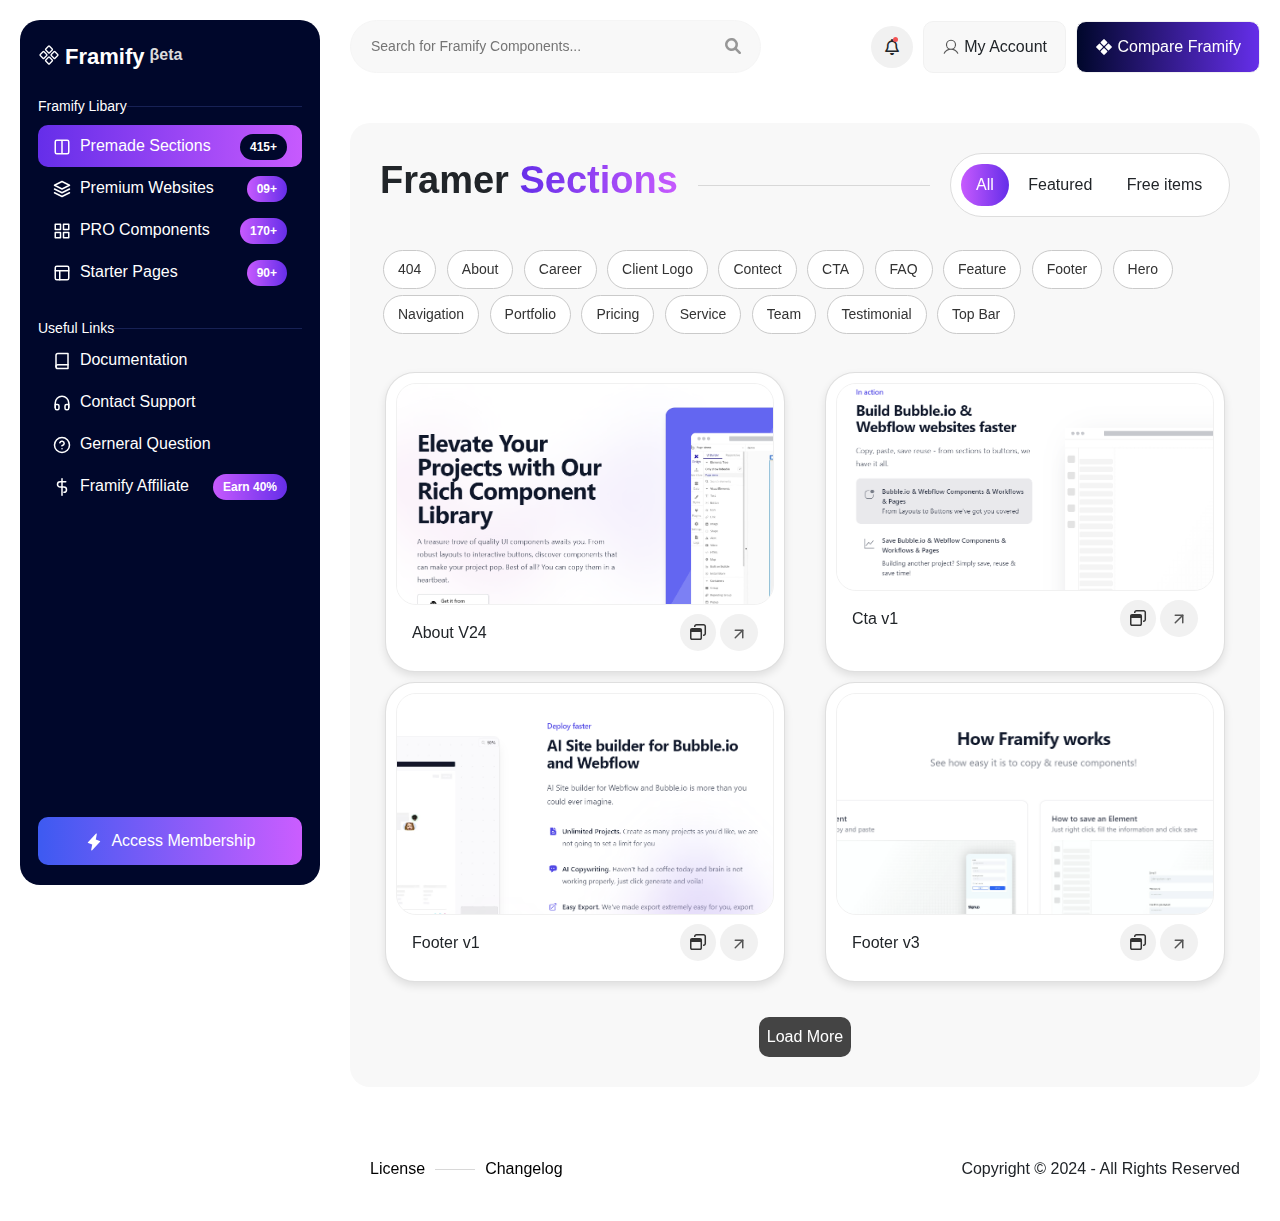
<file: index.html>
<!DOCTYPE html>
<html lang="en">
  <head>
    <meta charset="UTF-8" />
    <meta name="viewport" content="width=device-width, initial-scale=1.0" />
    <meta name="description" content="Framify Sections - A library of premade sections for web development.">
    <meta name="keywords" content="Framify, web development, components, templates">
    <title>Framify Sections</title>
    <link
      rel="stylesheet"
      href="https://maxcdn.bootstrapcdn.com/bootstrap/4.5.2/css/bootstrap.min.css"
    />
    <link
      rel="stylesheet"
      href="https://cdnjs.cloudflare.com/ajax/libs/font-awesome/6.0.0-beta3/css/all.min.css"
    />    
    <link rel="stylesheet" href="./assets/css/styles.css" />
  </head>
  <body>
    <div class="page-container">
      <!-- Sidebar -->
      <div class="h-row">
        <div class="sidebar-container">
          <nav class="sidebar">
            <div class="sidebar-top">
              <div class="sidebar-header">
                
                <i class="svg-header-container">
                  <svg
                    xmlns="http://www.w3.org/2000/svg"
                    viewBox="0 0 256 256"
                    focusable="false"
                    color="var(--token-679afa26-0b06-41d5-bc49-f5bca1c43361, rgb(255, 255, 255))"
                    style="
                      user-select: none;
                      width: 100%;
                      height: 100%;
                      display: inline-block;
                      fill: var(
                        --token-679afa26-0b06-41d5-bc49-f5bca1c43361,
                        rgb(255, 255, 255)
                      );
                      color: var(
                        --token-679afa26-0b06-41d5-bc49-f5bca1c43361,
                        rgb(255, 255, 255)
                      );
                      flex-shrink: 0;
                    "
                  >
                    <g
                      color="var(--token-679afa26-0b06-41d5-bc49-f5bca1c43361, rgb(255, 255, 255))"
                      weight="regular"
                    >
                      <path
                        d="M116.17,107.1h0a16.75,16.75,0,0,0,23.66,0L171.1,75.82a16.72,16.72,0,0,0,0-23.65L139.83,20.89a16.75,16.75,0,0,0-23.66,0L84.9,52.17a16.72,16.72,0,0,0,0,23.65Zm-20-43.62,31.28-31.27a.71.71,0,0,1,1,0l31.28,31.27a.74.74,0,0,1,0,1L128.51,95.79a.72.72,0,0,1-1,0L96.21,64.51A.74.74,0,0,1,96.21,63.48Zm138.9,52.69L203.83,84.89a16.74,16.74,0,0,0-23.65,0L148.9,116.17a16.75,16.75,0,0,0,0,23.66l31.28,31.28h0a16.74,16.74,0,0,0,23.65,0l31.28-31.28A16.75,16.75,0,0,0,235.11,116.17ZM223.8,128.51l-31.28,31.28a.74.74,0,0,1-1,0l-31.28-31.28a.72.72,0,0,1,0-1l31.28-31.28a.74.74,0,0,1,1,0l31.28,31.28A.72.72,0,0,1,223.8,128.51ZM107.1,116.17,75.82,84.89a16.74,16.74,0,0,0-23.65,0L20.89,116.17a16.75,16.75,0,0,0,0,23.66l31.28,31.28h0a16.74,16.74,0,0,0,23.65,0l31.28-31.28A16.75,16.75,0,0,0,107.1,116.17ZM95.79,128.51,64.51,159.79a.74.74,0,0,1-1,0L32.2,128.51a.72.72,0,0,1,0-1L63.48,96.21a.74.74,0,0,1,1,0l31.28,31.28A.72.72,0,0,1,95.79,128.51Zm44,20.39a16.75,16.75,0,0,0-23.66,0L84.9,180.18a16.72,16.72,0,0,0,0,23.65l31.27,31.28h0a16.75,16.75,0,0,0,23.66,0l31.27-31.28a16.72,16.72,0,0,0,0-23.65Zm20,43.62-31.28,31.27a.71.71,0,0,1-1,0L96.21,192.52a.74.74,0,0,1,0-1l31.28-31.28a.72.72,0,0,1,1,0l31.28,31.28A.74.74,0,0,1,159.79,192.52Z"
                      ></path>
                    </g>
                  </svg>
                </i>

                <div class="text-logo">Framify</div>
                <div class="beta">&beta;eta</div>
              </div>
              <ul class="sidebar-menu">
                <div class="section-spliter">
                  <div class="text-nowrap">Framify Libary</div>
                  <div class="line2"></div>
                </div>
                <div class="mt-2"></div>
                <li>
                  <a href="#" class="active">
                    <i class="svg-container">
                      <svg
                        xmlns="http://www.w3.org/2000/svg"
                        width="24"
                        height="24"
                        viewBox="0 0 24 24"
                        fill="none"
                        stroke="var(--token-f60d4594-4380-4f6d-a08a-eea761d093d0, rgb(255, 255, 255))"
                        stroke-width="2"
                        stroke-linecap="round"
                        stroke-linejoin="round"
                        style="width: 100%; height: 100%"
                      >
                        <path
                          d="M12 3h7a2 2 0 0 1 2 2v14a2 2 0 0 1-2 2h-7m0-18H5a2 2 0 0 0-2 2v14a2 2 0 0 0 2 2h7m0-18v18"
                        ></path>
                      </svg>
                    </i>
                    <span>&nbsp;Premade Sections</span>
                    <span class="float-right badge">415+</span>
                  </a>
                </li>

                <li>
                  <a href="#">
                    <i class="svg-container">
                      <svg
                        xmlns="http://www.w3.org/2000/svg"
                        width="24"
                        height="24"
                        viewBox="0 0 24 24"
                        fill="none"
                        stroke="var(--token-f60d4594-4380-4f6d-a08a-eea761d093d0, rgb(255, 255, 255))"
                        stroke-width="2"
                        stroke-linecap="round"
                        stroke-linejoin="round"
                        style="width: 100%; height: 100%"
                      >
                        <polygon points="12 2 2 7 12 12 22 7 12 2"></polygon>
                        <polyline points="2 17 12 22 22 17"></polyline>
                        <polyline points="2 12 12 17 22 12"></polyline>
                      </svg>
                    </i>
                    <span>&nbsp;Premium Websites</span>
                    <span class="float-right badge gradient">09+</span>
                  </a>
                </li>

                <li>
                  <a href="#">
                    <i class="svg-container">
                      <svg
                        xmlns="http://www.w3.org/2000/svg"
                        width="24"
                        height="24"
                        viewBox="0 0 24 24"
                        fill="none"
                        stroke="var(--token-f60d4594-4380-4f6d-a08a-eea761d093d0, rgb(255, 255, 255))"
                        stroke-width="2"
                        stroke-linecap="round"
                        stroke-linejoin="round"
                        style="width: 100%; height: 100%"
                      >
                        <rect x="3" y="3" width="7" height="7"></rect>
                        <rect x="14" y="3" width="7" height="7"></rect>
                        <rect x="14" y="14" width="7" height="7"></rect>
                        <rect x="3" y="14" width="7" height="7"></rect>
                      </svg>
                    </i>
                    <span>&nbsp;PRO Components</span>
                    <span class="float-right badge gradient">170+</span>
                  </a>
                </li>

                <li>
                  <a href="#">
                    <i class="svg-container">
                      <svg
                        xmlns="http://www.w3.org/2000/svg"
                        width="24"
                        height="24"
                        viewBox="0 0 24 24"
                        fill="none"
                        stroke="var(--token-f60d4594-4380-4f6d-a08a-eea761d093d0, rgb(255, 255, 255))"
                        stroke-width="2"
                        stroke-linecap="round"
                        stroke-linejoin="round"
                        style="width: 100%; height: 100%"
                      >
                        <rect
                          x="3"
                          y="3"
                          width="18"
                          height="18"
                          rx="2"
                          ry="2"
                        ></rect>
                        <line x1="3" y1="9" x2="21" y2="9"></line>
                        <line x1="9" y1="21" x2="9" y2="9"></line>
                      </svg>
                    </i>
                    <span>&nbsp;Starter Pages</span>
                    <span class="float-right badge gradient">90+</span>
                  </a>
                </li>
              </ul>

              <ul class="sidebar-menu">
                <div class="section-spliter">
                  <div class="text-nowrap">Useful Links</div>
                  <div class="line2"></div>
                </div>
                <li>
                  <a href="#">
                    <i class="svg-container">
                      <svg
                        xmlns="http://www.w3.org/2000/svg"
                        width="24"
                        height="24"
                        viewBox="0 0 24 24"
                        fill="none"
                        stroke="var(--token-f60d4594-4380-4f6d-a08a-eea761d093d0, rgb(255, 255, 255))"
                        stroke-width="2"
                        stroke-linecap="round"
                        stroke-linejoin="round"
                        style="width: 100%; height: 100%"
                      >
                        <path d="M4 19.5A2.5 2.5 0 0 1 6.5 17H20"></path>
                        <path
                          d="M6.5 2H20v20H6.5A2.5 2.5 0 0 1 4 19.5v-15A2.5 2.5 0 0 1 6.5 2z"
                        ></path>
                      </svg>
                    </i>
                    <span>&nbsp;Documentation</span>
                  </a>
                </li>

                <li>
                  <a href="#">
                    <i class="svg-container">
                      <svg
                        xmlns="http://www.w3.org/2000/svg"
                        width="24"
                        height="24"
                        viewBox="0 0 24 24"
                        fill="none"
                        stroke="var(--token-f60d4594-4380-4f6d-a08a-eea761d093d0, rgb(255, 255, 255))"
                        stroke-width="2"
                        stroke-linecap="round"
                        stroke-linejoin="round"
                        style="width: 100%; height: 100%"
                      >
                        <path d="M3 18v-6a9 9 0 0 1 18 0v6"></path>
                        <path
                          d="M21 19a2 2 0 0 1-2 2h-1a2 2 0 0 1-2-2v-3a2 2 0 0 1 2-2h3zM3 19a2 2 0 0 0 2 2h1a2 2 0 0 0 2-2v-3a2 2 0 0 0-2-2H3z"
                        ></path>
                      </svg>
                    </i>
                    <span>&nbsp;Contact Support</span>
                  </a>
                </li>

                <li>
                  <a href="#">
                    <i class="svg-container">
                      <svg
                        xmlns="http://www.w3.org/2000/svg"
                        width="24"
                        height="24"
                        viewBox="0 0 24 24"
                        fill="none"
                        stroke="var(--token-f60d4594-4380-4f6d-a08a-eea761d093d0, rgb(255, 255, 255))"
                        stroke-width="2"
                        stroke-linecap="round"
                        stroke-linejoin="round"
                        style="width: 100%; height: 100%"
                      >
                        <circle cx="12" cy="12" r="10"></circle>
                        <path d="M9.09 9a3 3 0 0 1 5.83 1c0 2-3 3-3 3"></path>
                        <line x1="12" y1="17" x2="12.01" y2="17"></line>
                      </svg>
                    </i>
                    <span>&nbsp;Gerneral Question</span>
                  </a>
                </li>

                <li>
                  <a href="#">
                    <i class="svg-container">
                      <svg
                        xmlns="http://www.w3.org/2000/svg"
                        width="24"
                        height="24"
                        viewBox="0 0 24 24"
                        fill="none"
                        stroke="var(--token-f60d4594-4380-4f6d-a08a-eea761d093d0, rgb(255, 255, 255))"
                        stroke-width="2"
                        stroke-linecap="round"
                        stroke-linejoin="round"
                        style="width: 100%; height: 100%"
                      >
                        <line x1="12" y1="1" x2="12" y2="23"></line>
                        <path
                          d="M17 5H9.5a3.5 3.5 0 0 0 0 7h5a3.5 3.5 0 0 1 0 7p"
                        ></path>
                      </svg>
                    </i>
                    <span>&nbsp;Framify Affiliate</span>
                    <span class="float-right badge gradient">Earn 40%</span>
                  </a>
                </li>
              </ul>
            </div>
            <button class="membership-btn">
              <i class="svg-container">
                <svg
                  xmlns="http://www.w3.org/2000/svg"
                  viewBox="0 0 256 256"
                  focusable="false"
                  color="var(--token-b7e0ee39-7195-4e97-994f-cec289c7aee4, rgb(255, 255, 255))"
                  style="
                    user-select: none;
                    width: 100%;
                    height: 100%;
                    display: inline-block;
                    fill: var(
                      --token-b7e0ee39-7195-4e97-994f-cec289c7aee4,
                      rgb(255, 255, 255)
                    );
                    color: var(
                      --token-b7e0ee39-7195-4e97-994f-cec289c7aee4,
                      rgb(255, 255, 255)
                    );
                    flex-shrink: 0;
                  "
                >
                  <g
                    color="var(--token-b7e0ee39-7195-4e97-994f-cec289c7aee4, rgb(255, 255, 255))"
                    weight="fill"
                  >
                    <path
                      d="M213.85,125.46l-112,120a8,8,0,0,1-13.69-7l14.66-73.33L45.19,143.49a8,8,0,0,1-3-13l112-120a8,8,0,0,1,13.69,7L153.18,90.9l57.63,21.61a8,8,0,0,1,3,12.95Z"
                    ></path>
                  </g>
                </svg>
              </i>
              <span>&nbsp;Access Membership</span>
            </button>
          </nav>
        </div>

        <div class="main-container">
          <!-- Main Content -->

          <!-- Header with Account and Compare Buttons -->
          <header class="header">
            <div class="header-left">
              <div class="search-bar">
                <input
                  type="text"
                  placeholder="Search for Framify Components..."
                />
                <div class="btn-search">
                  <i class="fa fa-search"></i>
                </div>
              </div>
            </div>
            <div class="header-right">
              <div class="bell-btn">
                <i class="fa-regular fa-bell"></i>
                <!-- <div class="spot-red"></div> -->
                <div class="heart-beat"></div>
              </div>
              
              <div class="icon-button secondary">
                <i class="svg-container">
                  <svg
                    xmlns="http://www.w3.org/2000/svg"
                    viewBox="0 0 256 256"
                    focusable="false"
                    color="var(--token-0037dddb-98df-4e94-a6a3-759c0bf818d0, rgb(85, 85, 85))"
                    style="
                      user-select: none;
                      width: 100%;
                      height: 100%;
                      display: inline-block;
                      fill: var(
                        --token-0037dddb-98df-4e94-a6a3-759c0bf818d0,
                        rgb(85, 85, 85)
                      );
                      color: var(
                        --token-0037dddb-98df-4e94-a6a3-759c0bf818d0,
                        rgb(85, 85, 85)
                      );
                      flex-shrink: 0;
                    "
                  >
                    <g
                      color="var(--token-0037dddb-98df-4e94-a6a3-759c0bf818d0, rgb(85, 85, 85))"
                      weight="regular"
                    >
                      <path
                        d="M230.92,212c-15.23-26.33-38.7-45.21-66.09-54.16a72,72,0,1,0-73.66,0C63.78,166.78,40.31,185.66,25.08,212a8,8,0,1,0,13.85,8c18.84-32.56,52.14-52,89.07-52s70.23,19.44,89.07,52a8,8,0,1,0,13.85-8ZM72,96a56,56,0,1,1,56,56A56.06,56.06,0,0,1,72,96Z"
                      ></path>
                    </g>
                  </svg>
                </i>
                <span> My Account </span>
              </div>

              <div class="icon-button gradient-2">
                <i class="svg-container">
                  <svg
                    xmlns="http://www.w3.org/2000/svg"
                    viewBox="0 0 256 256"
                    focusable="false"
                    color="var(--token-b7e0ee39-7195-4e97-994f-cec289c7aee4, rgb(255, 255, 255))"
                    style="
                      user-select: none;
                      width: 100%;
                      height: 100%;
                      display: inline-block;
                      fill: var(
                        --token-b7e0ee39-7195-4e97-994f-cec289c7aee4,
                        rgb(255, 255, 255)
                      );
                      color: var(
                        --token-b7e0ee39-7195-4e97-994f-cec289c7aee4,
                        rgb(255, 255, 255)
                      );
                      flex-shrink: 0;
                    "
                  >
                    <g
                      color="var(--token-b7e0ee39-7195-4e97-994f-cec289c7aee4, rgb(255, 255, 255))"
                      weight="fill"
                    >
                      <path
                        d="M82.34,69.66a8,8,0,0,1,0-11.32l40-40a8,8,0,0,1,11.32,0l40,40a8,8,0,0,1,0,11.32l-40,40a8,8,0,0,1-11.32,0Zm51.32,76.68a8,8,0,0,0-11.32,0l-40,40a8,8,0,0,0,0,11.32l40,40a8,8,0,0,0,11.32,0l40-40a8,8,0,0,0,0-11.32Zm104-24-40-40a8,8,0,0,0-11.32,0l-40,40a8,8,0,0,0,0,11.32l40,40a8,8,0,0,0,11.32,0l40-40A8,8,0,0,0,237.66,122.34Zm-128,0-40-40a8,8,0,0,0-11.32,0l-40,40a8,8,0,0,0,0,11.32l40,40a8,8,0,0,0,11.32,0l40-40A8,8,0,0,0,109.66,122.34Z"
                      ></path>
                    </g>
                  </svg>
                </i>
                <span> Compare Framify </span>
              </div>
            </div>
          </header>

          <div class="main-content">
            <div class="main-head">
              <!-- <div class="section-spliter"> -->

              <div class="page-title">
                <h3>Framer <span class="text-gradient">Sections</span></h3>
              </div>

              <div class="line"></div>

              <ul class="tabs">
                <li class="tab gradient">All</li>
                <li class="tab">Featured</li>
                <li class="tab">Free items</li>
              </ul>

              <!-- </div> -->
            </div>

            <div class="tags">
              <div class="tag-btn">404</div>
              <div class="tag-btn">About</div>
              <div class="tag-btn">Career</div>
              <div class="tag-btn">Client Logo</div>
              <div class="tag-btn">Contect</div>
              <div class="tag-btn">CTA</div>
              <div class="tag-btn">FAQ</div>
              <div class="tag-btn">Feature</div>
              <div class="tag-btn">Footer</div>
              <div class="tag-btn">Hero</div>
              <div class="tag-btn">Navigation</div>
              <div class="tag-btn">Portfolio</div>
              <div class="tag-btn">Pricing</div>
              <div class="tag-btn">Service</div>
              <div class="tag-btn">Team</div>
              <div class="tag-btn">Testimonial</div>
              <div class="tag-btn">Top Bar</div>
            </div>

            <!-- Cards -->
            <div class="row cards">
              <div class="col-md-6">
                <div class="card">
                  <div class="image-container">
                    <img class="framer-image" src="./assets/images/1.PNG" />
                  </div>
                  <div class="m-3">
                    <div class="float-left">About V24</div>
                    <div class="float-right">
                      <span class="icon-btn"
                        ><i class="fa-regular fa-window-restore"></i
                      ></span>
                      <span class="icon-btn"
                        ><i class="svg-container">
                          <svg
                            xmlns="http://www.w3.org/2000/svg"
                            width="24"
                            height="24"
                            viewBox="0 0 24 24"
                            fill="none"
                            stroke="var(--token-0037dddb-98df-4e94-a6a3-759c0bf818d0, rgb(85, 85, 85))"
                            stroke-width="2"
                            stroke-linecap="round"
                            stroke-linejoin="round"
                            style="width: 100%; height: 100%"
                          >
                            <line x1="7" y1="17" x2="17" y2="7"></line>
                            <polyline
                              points="7 7 17 7 17 17"
                            ></polyline></svg></i
                      ></span>
                    </div>
                  </div>
                </div>
              </div>

              <div class="col-md-6">
                <div class="card">
                  <div class="image-container">
                    <img class="framer-image" src="./assets/images/2.PNG" />
                  </div>
                  <div class="m-3">
                    <div class="float-left">Cta v1</div>
                    <div class="float-right">
                      <span class="icon-btn"
                        ><i class="fa-regular fa-window-restore"></i
                      ></span>
                      <span class="icon-btn"
                        ><i class="svg-container">
                          <svg
                            xmlns="http://www.w3.org/2000/svg"
                            width="24"
                            height="24"
                            viewBox="0 0 24 24"
                            fill="none"
                            stroke="var(--token-0037dddb-98df-4e94-a6a3-759c0bf818d0, rgb(85, 85, 85))"
                            stroke-width="2"
                            stroke-linecap="round"
                            stroke-linejoin="round"
                            style="width: 100%; height: 100%"
                          >
                            <line x1="7" y1="17" x2="17" y2="7"></line>
                            <polyline
                              points="7 7 17 7 17 17"
                            ></polyline></svg></i
                      ></span>
                    </div>
                  </div>
                </div>
              </div>

              <div class="col-md-6">
                <div class="card">
                  <div class="image-container">
                    <img class="framer-image" src="./assets/images/3.PNG" />
                  </div>
                  <div class="m-3">
                    <div class="float-left">Footer v1</div>
                    <div class="float-right">
                      <span class="icon-btn"
                        ><i class="fa-regular fa-window-restore"></i
                      ></span>
                      <span class="icon-btn"
                        ><i class="svg-container">
                          <svg
                            xmlns="http://www.w3.org/2000/svg"
                            width="24"
                            height="24"
                            viewBox="0 0 24 24"
                            fill="none"
                            stroke="var(--token-0037dddb-98df-4e94-a6a3-759c0bf818d0, rgb(85, 85, 85))"
                            stroke-width="2"
                            stroke-linecap="round"
                            stroke-linejoin="round"
                            style="width: 100%; height: 100%"
                          >
                            <line x1="7" y1="17" x2="17" y2="7"></line>
                            <polyline
                              points="7 7 17 7 17 17"
                            ></polyline></svg></i
                      ></span>
                    </div>
                  </div>
                </div>
              </div>

              <div class="col-md-6">
                <div class="card">
                  <div class="image-container">
                    <img class="framer-image" src="./assets/images/4.PNG" />
                  </div>
                  <div class="m-3">
                    <div class="float-left">Footer v3</div>
                    <div class="float-right">
                      <span class="icon-btn"
                        ><i class="fa-regular fa-window-restore"></i
                      ></span>
                      <span class="icon-btn"
                        ><i class="svg-container">
                          <svg
                            xmlns="http://www.w3.org/2000/svg"
                            width="24"
                            height="24"
                            viewBox="0 0 24 24"
                            fill="none"
                            stroke="var(--token-0037dddb-98df-4e94-a6a3-759c0bf818d0, rgb(85, 85, 85))"
                            stroke-width="2"
                            stroke-linecap="round"
                            stroke-linejoin="round"
                            style="width: 100%; height: 100%"
                          >
                            <line x1="7" y1="17" x2="17" y2="7"></line>
                            <polyline
                              points="7 7 17 7 17 17"
                            ></polyline></svg></i
                      ></span>
                    </div>
                  </div>
                </div>
              </div>
            </div>

            <!-- Learn More -->

            <div class="d-flex justify-content-center">
              <button class="btn-load">Load More</button>
            </div>
          </div>

          <!-- Footer -->

          <footer class="footer">
            <div class="footer-left">
              <a href="#">License</a> 
              <div class="line-bottom"></div>
               <a href="#">Changelog</a>
            </div>
            <div class="footer-right">
              Copyright © 2024 - All Rights Reserved
            </div>
          </footer>
        </div>
      </div>
    </div>
  </body>
</html>
</file>
<file: assets/css/styles.css>
/* Import Fonts */
@import url("https://fonts.cdnfonts.com/css/satoshi");
@import url('https://fonts.googleapis.com/css2?family=Inter:ital,opsz,wght@0,14..32,100..900;1,14..32,100..900&display=swap');
/* Import Other Css */
@import url("./sidebar.css");
@import url("./elements.css");
@import url("./footer.css");
@import url("./header.css");
* {
  margin: 0;
  padding: 0;
  box-sizing: border-box;
}
html {
  border: 0;
  padding: 0;
  width: 100%;
}

body {
  font-family: "Satoshi", sans-serif;
  background-color: white;
  width: 100%;
}

/* Page Container */

.page-container {
  padding: 20px;
}

.container {
  width: 100%;
  min-width: 100%;
  display: flex;
  /* min-height: 100vh; */
  background-color: white;
  margin: 0;
  padding: 0;
}

/* Main Content */
.main-content {
  padding: 30px;
  display: flex;
  flex-direction: column;
  gap: 30px;
  background-color: #f8f8f8;
  border-radius: 20px;
}

.page-title h3 {
  font-size: 38px !important;
  font-weight: 700 !important;
  text-wrap: nowrap;
}

.page-title .highlight {
  color: #6c63ff;
}

/* modify layout */
.h-row {
  display: flex;
  gap: 30px;
}
</file>
